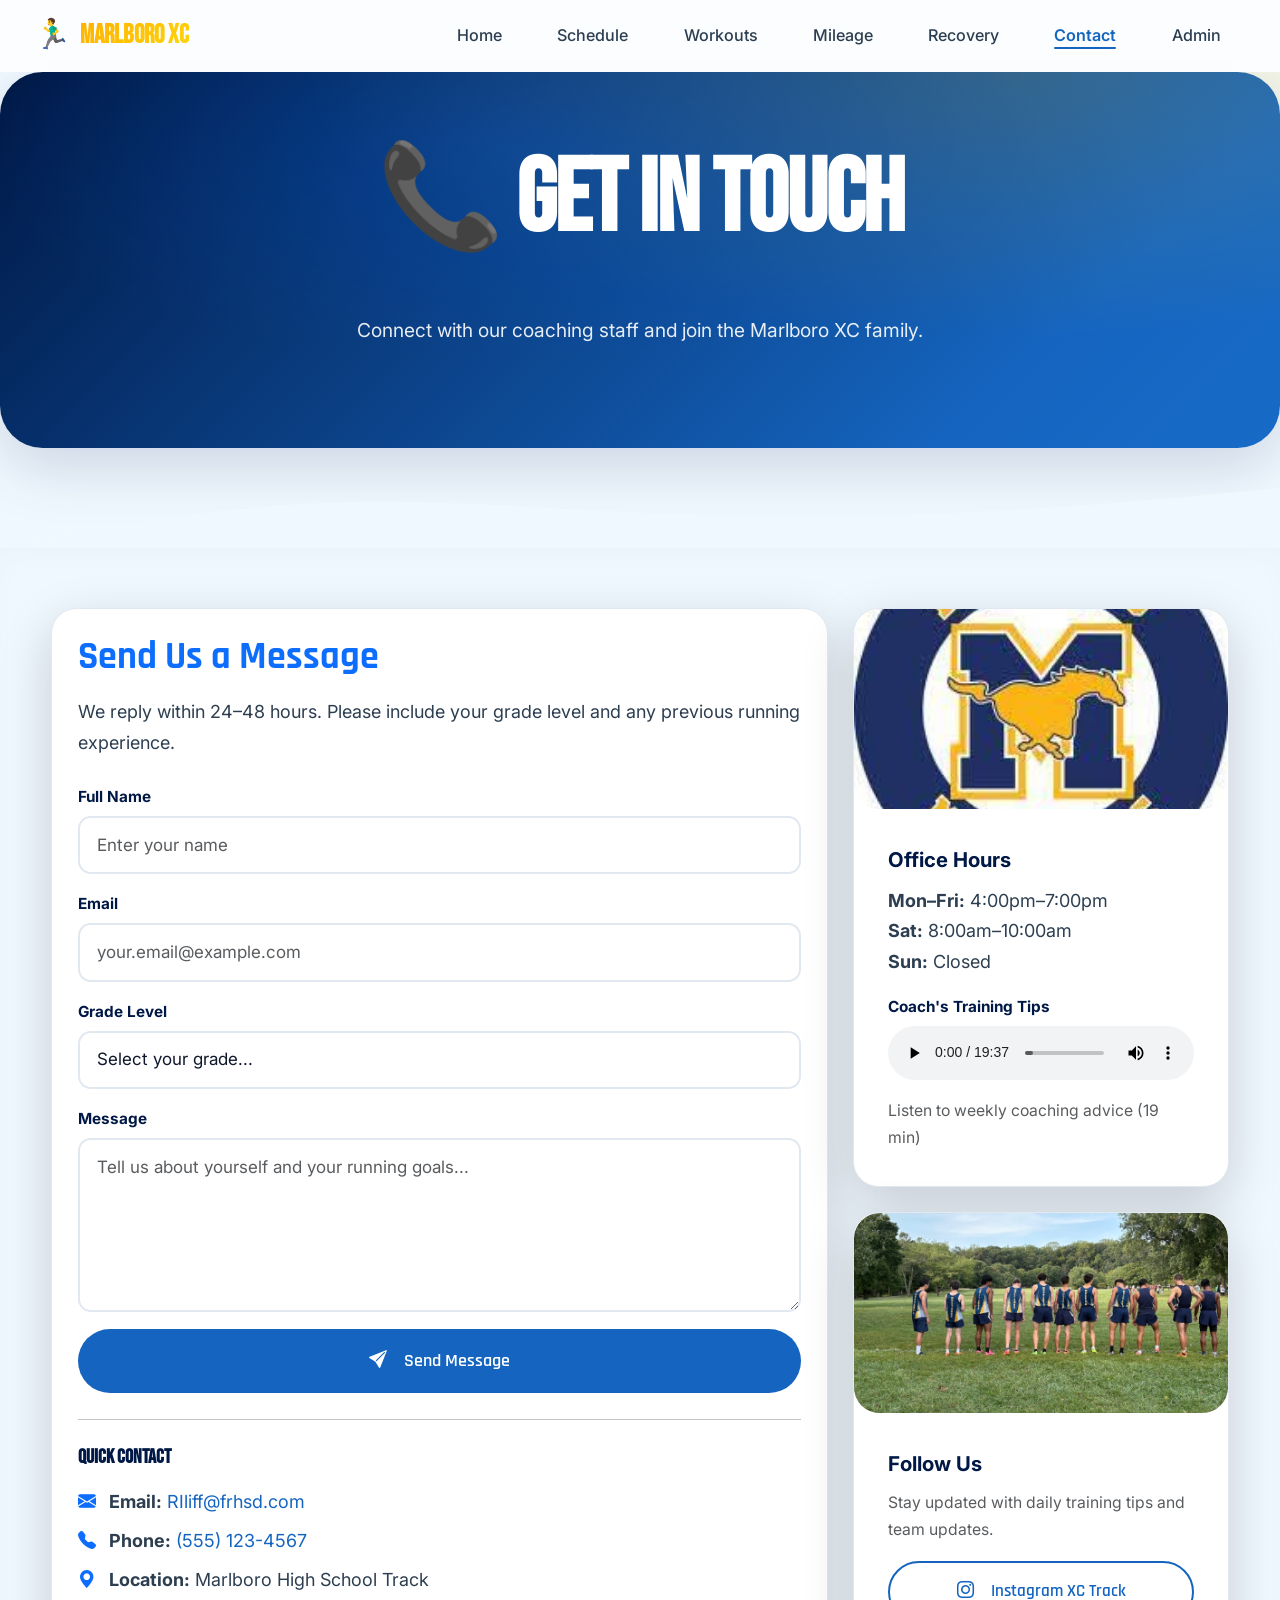
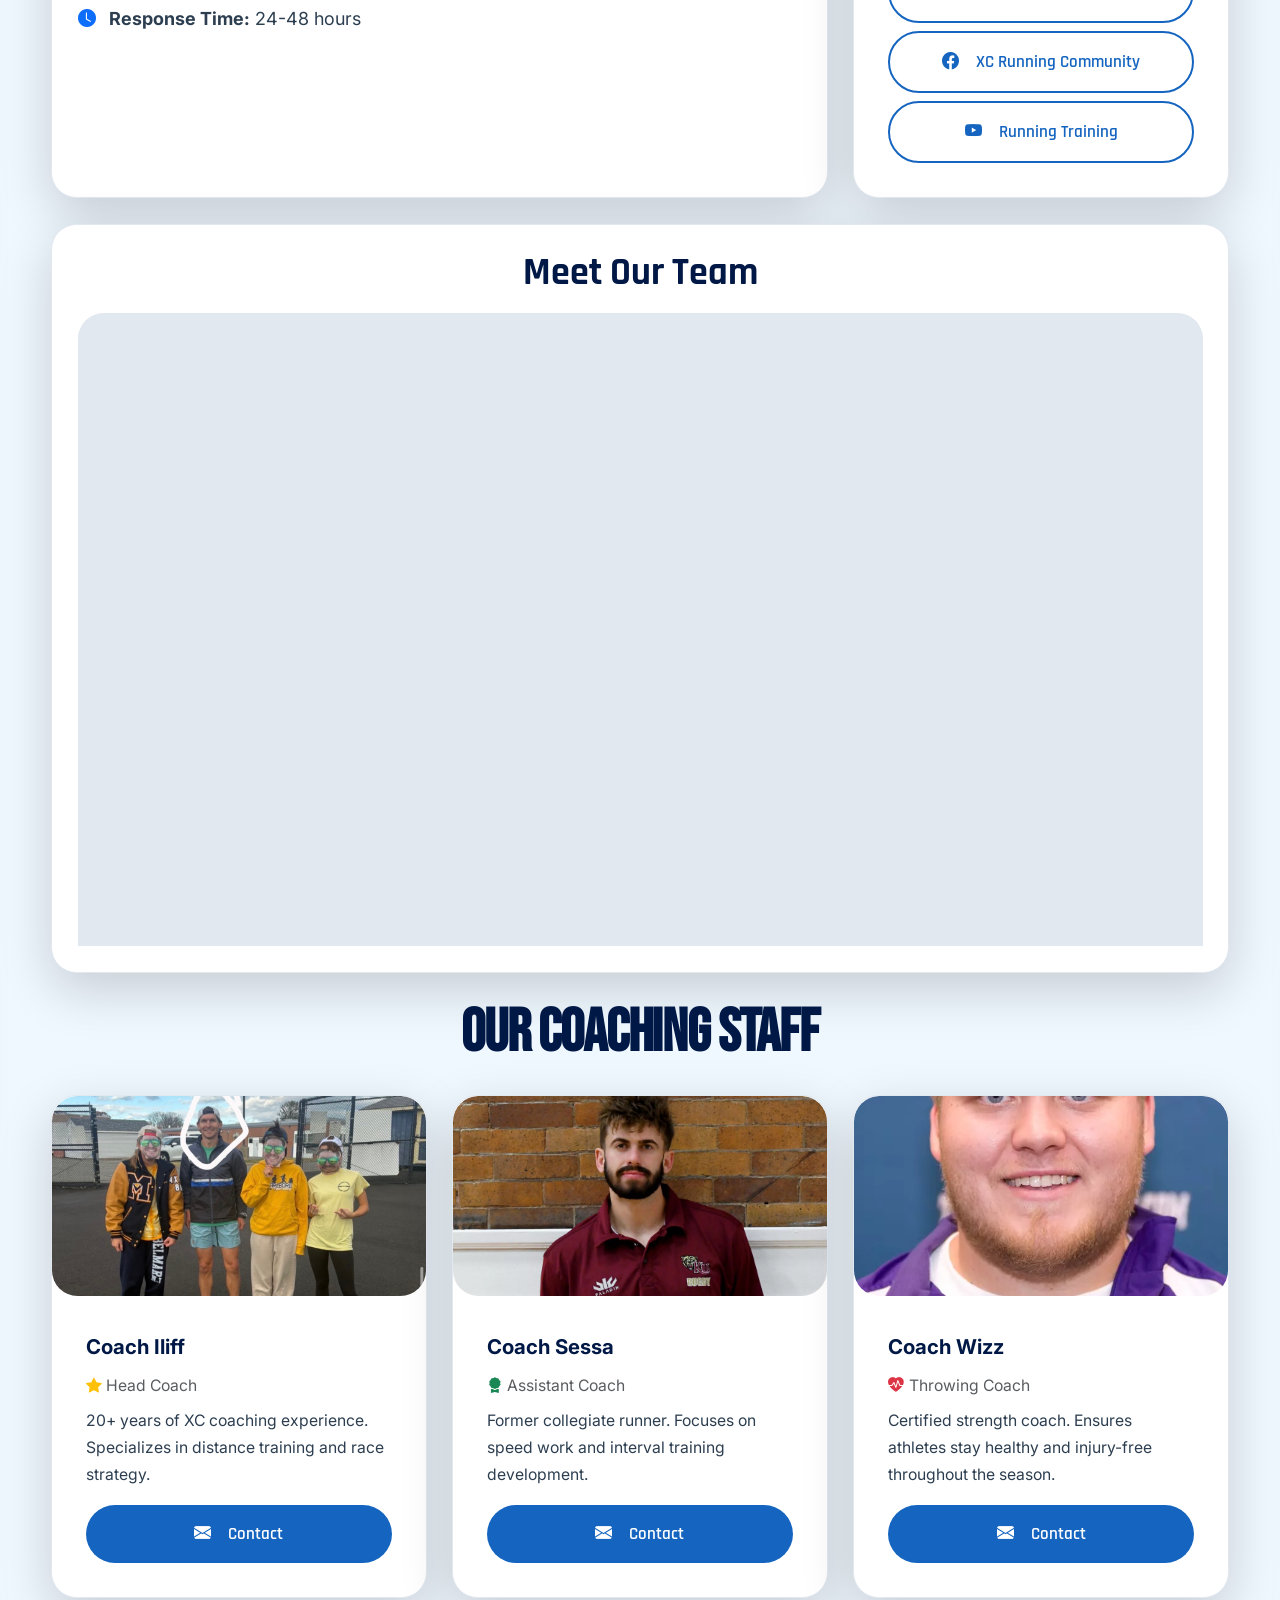
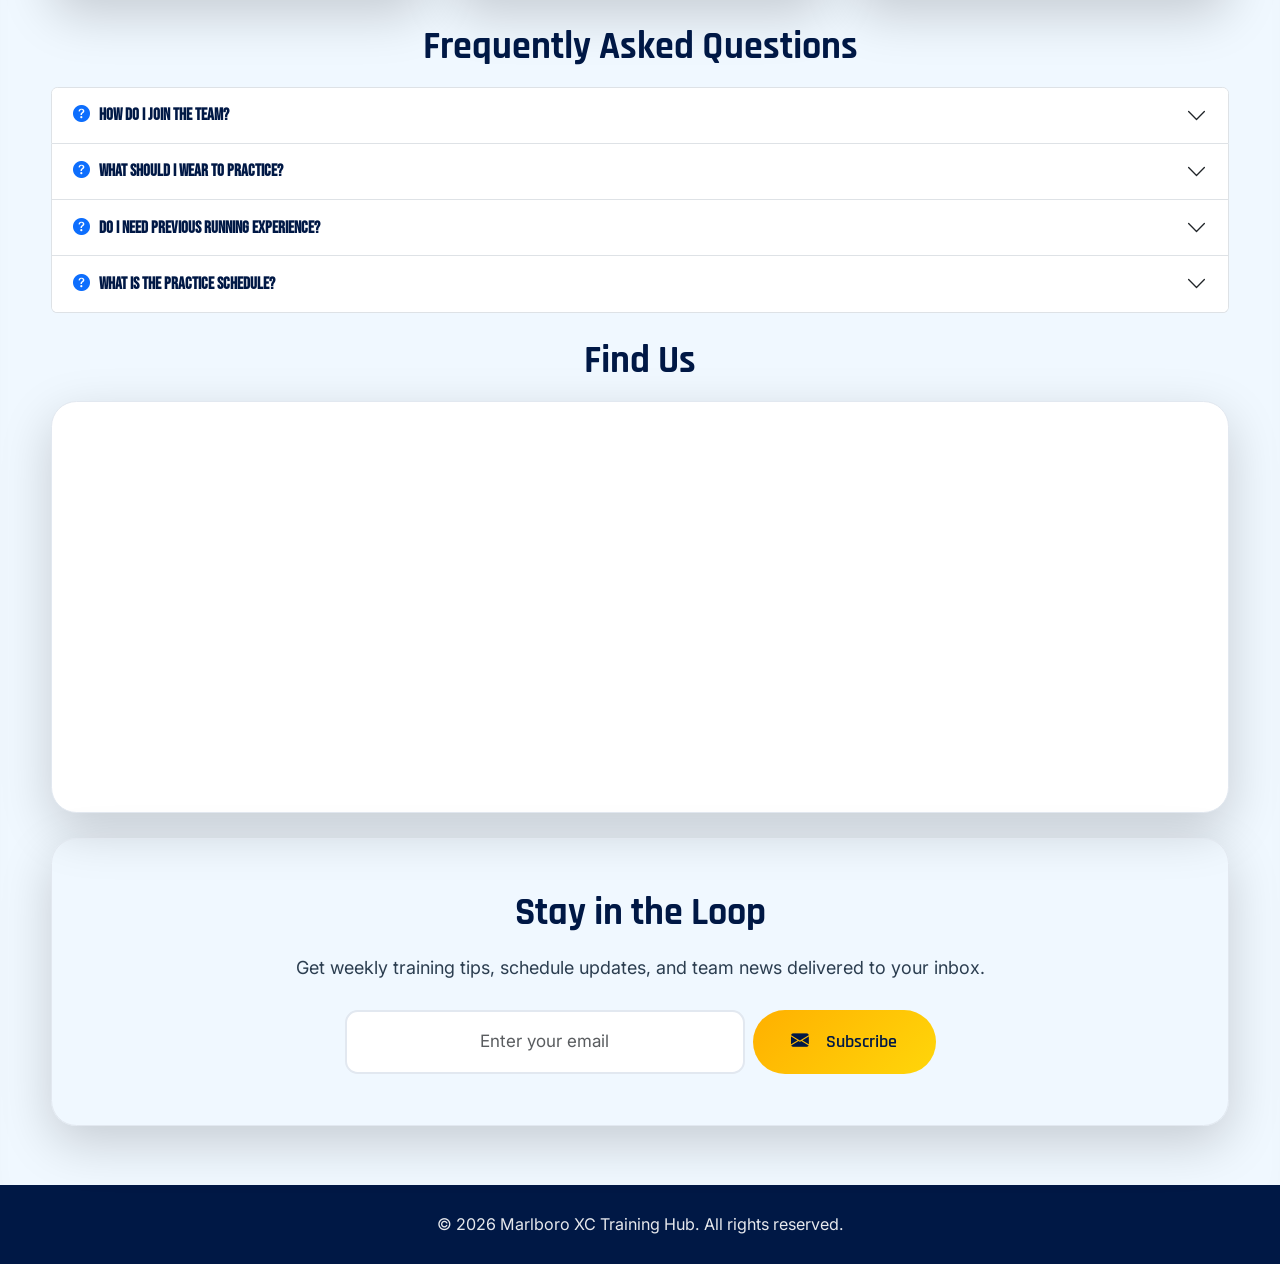
<file: contact.html>
<!DOCTYPE html>
<html lang="en">
<head>
  <meta charset="UTF-8">
  <meta name="viewport" content="width=device-width, initial-scale=1.0">
  <title>Marlboro XC Training Hub - Contact</title>
  <link href="https://cdn.jsdelivr.net/npm/bootstrap@5.3.4/dist/css/bootstrap.min.css" rel="stylesheet">
  <link rel="stylesheet" href="https://cdn.jsdelivr.net/npm/bootstrap-icons@1.10.5/font/bootstrap-icons.css">
  <link rel="stylesheet" href="style.css">
</head>
<body>
  <nav class="advanced-navbar">
    <div class="navbar-container">
      <a class="navbar-logo" href="index.html">
        <span class="logo-icon">🏃‍♂️</span>
        <span class="logo-text">Marlboro XC</span>
      </a>
      <button class="navbar-toggler" id="navToggle">
        <span></span>
        <span></span>
        <span></span>
      </button>
      <ul class="nav-menu" id="navMenu">
        <li class="nav-item"><a class="nav-link" href="index.html">Home</a><span class="nav-indicator"></span></li>
        <li class="nav-item"><a class="nav-link" href="schedule.html">Schedule</a><span class="nav-indicator"></span></li>
        <li class="nav-item"><a class="nav-link" href="workouts.html">Workouts</a><span class="nav-indicator"></span></li>
        <li class="nav-item"><a class="nav-link" href="mileage.html">Mileage</a><span class="nav-indicator"></span></li>
        <li class="nav-item"><a class="nav-link" href="recovery.html">Recovery</a><span class="nav-indicator"></span></li>
        <li class="nav-item"><a class="nav-link" href="contact.html">Contact</a><span class="nav-indicator"></span></li>
        <li class="nav-item"><a class="nav-link" href="admin.html">Admin</a><span class="nav-indicator"></span></li>
      </ul>
      <div class="navbar-glow"></div>
    </div>
  </nav>

  <main>
    <section class="hero-section hero-section--inner">
      <div class="hero-content">
        <h1>📞 Get In Touch</h1>
        <p class="hero__tagline">Connect with our coaching staff and join the Marlboro XC family.</p>
      </div>
    </section>
    <div class="section-divider">
      <svg class="section-divider--wave" xmlns="http://www.w3.org/2000/svg" viewBox="0 0 1440 100" preserveAspectRatio="none">
        <path d="M0 100L60 90C120 80 240 60 360 55C480 50 600 60 720 65C840 70 960 70 1080 65C1200 60 1320 50 1380 45L1440 40V100H1380C1320 100 1200 100 1080 100C960 100 840 100 720 100C600 100 480 100 360 100C240 100 120 100 60 100H0Z"/>
      </svg>
    </div>
    <div class="container page-content">
      <!-- Main Contact Section -->
      <div class="row g-4 mb-4">
        <!-- Contact Form -->
        <div class="col-lg-8">
          <div class="card shadow-lg">
            <div class="card-body p-4">
              <h3 class="text-primary mb-3 fw-bold">Send Us a Message</h3>
              <p class="mb-4">We reply within 24–48 hours. Please include your grade level and any previous running experience.</p>

              <form id="contactForm">
                <div class="mb-3">
                  <label class="form-label fw-bold">Full Name</label>
                  <input type="text" class="form-control" placeholder="Enter your name" required>
                </div>
                
                <div class="mb-3">
                  <label class="form-label fw-bold">Email</label>
                  <input type="email" class="form-control" placeholder="your.email@example.com" required>
                </div>
                
                <div class="mb-3">
                  <label class="form-label fw-bold">Grade Level</label>
                  <select class="form-select" required>
                    <option value="">Select your grade...</option>
                    <option>Freshman</option>
                    <option>Sophomore</option>
                    <option>Junior</option>
                    <option>Senior</option>
                  </select>
                </div>
                
                <div class="mb-3">
                  <label class="form-label fw-bold">Message</label>
                  <textarea class="form-control" rows="5" placeholder="Tell us about yourself and your running goals..." required></textarea>
                </div>
                
                <button type="submit" class="btn btn-primary btn-lg w-100">
                  <i class="bi bi-send-fill me-2"></i>Send Message
                </button>
              </form>

              <hr class="my-4">

              <!-- Quick Contact Info -->
              <div class="contact-methods">
                <h5 class="mb-3 fw-bold">Quick Contact</h5>
                <p class="mb-2">
                  <i class="bi bi-envelope-fill text-primary me-2"></i>
                  <strong>Email:</strong> <a href="mailto:RIliff@frhsd.com">RIliff@frhsd.com</a>
                </p>
                <p class="mb-2">
                  <i class="bi bi-telephone-fill text-primary me-2"></i>
                  <strong>Phone:</strong> <a href="tel:5551234567">(555) 123-4567</a>
                </p>
                <p class="mb-2">
                  <i class="bi bi-geo-alt-fill text-primary me-2"></i>
                  <strong>Location:</strong> Marlboro High School Track
                </p>
                <p class="mb-0">
                  <i class="bi bi-clock-fill text-primary me-2"></i>
                  <strong>Response Time:</strong> 24-48 hours
                </p>
              </div>
            </div>
          </div>
        </div>

        <!-- Sidebar -->
        <div class="col-lg-4">
          <!-- Office Hours Card -->
          <div class="card shadow-lg mb-4 h-auto">
            <img src="imgs/marlboro logo.jpg" class="card-img-top" alt="Office Hours" loading="lazy" style="height: 200px; object-fit: cover;">
            <div class="card-body">
              <h5 class="card-title fw-bold">Office Hours</h5>
              <p class="mb-3">
                <strong>Mon–Fri:</strong> 4:00pm–7:00pm<br>
                <strong>Sat:</strong> 8:00am–10:00am<br>
                <strong>Sun:</strong> Closed
              </p>
              
              <div class="audio-player">
                <label class="form-label fw-bold small">Coach's Training Tips</label>
                <audio controls style="width: 100%;">
                  <source src="audios/GET UP AND GET IT DONE IN 2025 - Powerful Motivational Speech  David Goggins (2).mp3" type="audio/mpeg">
                </audio>
                <small class="text-muted d-block mt-2">Listen to weekly coaching advice (19 min)</small>
              </div>
            </div>
          </div>

          <!-- Social Media Card -->
          <div class="card shadow-lg h-auto">
            <img src="imgs/trackfolderimgs/img-fit.png" class="card-img-top" alt="Follow Us" loading="lazy" style="height: 200px; object-fit: cover;">
            <div class="card-body">
              <h5 class="card-title fw-bold">Follow Us</h5>
              <p class="text-muted small mb-3">Stay updated with daily training tips and team updates.</p>
              <div class="d-flex flex-column gap-2">
                <a class="btn btn-outline-primary" href="https://www.instagram.com/explore/tags/xctrack/" target="_blank">
                  <i class="bi bi-instagram me-2"></i>Instagram XC Track
                </a>
                <a class="btn btn-outline-primary" href="https://www.facebook.com/groups/xctrackrunning/" target="_blank">
                  <i class="bi bi-facebook me-2"></i>XC Running Community
                </a>
                <a class="btn btn-outline-primary" href="https://www.youtube.com/results?search_query=running" target="_blank">
                  <i class="bi bi-youtube me-2"></i>Running Training
                </a>
              </div>
            </div>
          </div>
        </div>
      </div>

      <!-- Video Introduction -->
      <div class="row mb-4">
        <div class="col-12">
          <div class="card shadow-lg">
            <div class="card-body p-4">
              <h3 class="fw-bold mb-3 text-center">Meet Our Team</h3>
              <div class="video-embed">
                <video autoplay muted loop playsinline style="width: 100%; height: 100%; object-fit: cover;">
                  <source src="videos/MeetTheTeam.mp4" type="video/mp4">
                </video>
              </div>
            </div>
          </div>
        </div>
      </div>

      <!-- Coaching Staff Section -->
      <section class="coaches-section mb-4">
        <h2 class="text-center mb-4 fw-bold">Our Coaching Staff</h2>
        <div class="row g-4">
          <div class="col-lg-4 col-md-6">
            <div class="card shadow-lg h-100">
              <img src="imgs/Coach_ILiff.jpeg" class="card-img-top" alt="Head Coach" loading="lazy">
              <div class="card-body">
                <h5 class="card-title fw-bold">Coach Iliff</h5>
                <p class="text-muted small mb-2"><i class="bi bi-star-fill text-warning me-1"></i>Head Coach</p>
                <p class="small mb-3">20+ years of XC coaching experience. Specializes in distance training and race strategy.</p>
                <a href="mailto:RIliff@frhsd.com" class="btn btn-primary w-100">
                  <i class="bi bi-envelope-fill me-2"></i>Contact
                </a>
              </div>
            </div>
          </div>

          <div class="col-lg-4 col-md-6">
            <div class="card shadow-lg h-100">
              <img src="imgs/sesdsa.webp" class="card-img-top" alt="Assistant Coach" loading="lazy">
              <div class="card-body">
                <h5 class="card-title fw-bold">Coach Sessa</h5>
                <p class="text-muted small mb-2"><i class="bi bi-award-fill text-success me-1"></i>Assistant Coach</p>
                <p class="small mb-3">Former collegiate runner. Focuses on speed work and interval training development.</p>
                <a href="mailto:msessa@frhsd.com" class="btn btn-primary w-100">
                  <i class="bi bi-envelope-fill me-2"></i>Contact
                </a>
              </div>
            </div>
          </div>

          <div class="col-lg-4 col-md-6">
            <div class="card shadow-lg h-100">
              <img src="imgs/matt.webp" class="card-img-top" alt="Strength Coach" loading="lazy">
              <div class="card-body">
                <h5 class="card-title fw-bold">Coach Wizz</h5>
                <p class="text-muted small mb-2"><i class="bi bi-heart-pulse-fill text-danger me-1"></i>Throwing Coach</p>
                <p class="small mb-3">Certified strength coach. Ensures athletes stay healthy and injury-free throughout the season.</p>
                <a href="mailto:lee@marlborough-xc.org" class="btn btn-primary w-100">
                  <i class="bi bi-envelope-fill me-2"></i>Contact
                </a>
              </div>
            </div>
          </div>
        </div>
      </section>

      <!-- FAQ Section -->
      <section class="mb-4">
        <h3 class="mb-3 fw-bold text-center">Frequently Asked Questions</h3>
        <div class="accordion" id="faqAccordion">
          <div class="accordion-item">
            <h2 class="accordion-header" id="q1">
              <button class="accordion-button collapsed" type="button" data-bs-toggle="collapse" data-bs-target="#collapse1" aria-expanded="false" aria-controls="collapse1">
                <i class="bi bi-question-circle-fill text-primary me-2"></i>
                How do I join the team?
              </button>
            </h2>
            <div id="collapse1" class="accordion-collapse collapse" aria-labelledby="q1" data-bs-parent="#faqAccordion">
              <div class="accordion-body">
                Fill out the contact form above and our coaching staff will follow up with next steps, including registration information and practice schedules.
              </div>
            </div>
          </div>

          <div class="accordion-item">
            <h2 class="accordion-header" id="q2">
              <button class="accordion-button collapsed" type="button" data-bs-toggle="collapse" data-bs-target="#collapse2" aria-expanded="false" aria-controls="collapse2">
                <i class="bi bi-question-circle-fill text-primary me-2"></i>
                What should I wear to practice?
              </button>
            </h2>
            <div id="collapse2" class="accordion-collapse collapse" aria-labelledby="q2" data-bs-parent="#faqAccordion">
              <div class="accordion-body">
                Wear comfortable running clothes and bring water. We recommend spikes for track sessions during race season. Athletic shoes are required for all practices.
              </div>
            </div>
          </div>

          <div class="accordion-item">
            <h2 class="accordion-header" id="q3">
              <button class="accordion-button collapsed" type="button" data-bs-toggle="collapse" data-bs-target="#collapse3" aria-expanded="false" aria-controls="collapse3">
                <i class="bi bi-question-circle-fill text-primary me-2"></i>
                Do I need previous running experience?
              </button>
            </h2>
            <div id="collapse3" class="accordion-collapse collapse" aria-labelledby="q3" data-bs-parent="#faqAccordion">
              <div class="accordion-body">
                No prior experience is necessary! We welcome athletes of all skill levels and will work with you to develop your running abilities.
              </div>
            </div>
          </div>

          <div class="accordion-item">
            <h2 class="accordion-header" id="q4">
              <button class="accordion-button collapsed" type="button" data-bs-toggle="collapse" data-bs-target="#collapse4" aria-expanded="false" aria-controls="collapse4">
                <i class="bi bi-question-circle-fill text-primary me-2"></i>
                What is the practice schedule?
              </button>
            </h2>
            <div id="collapse4" class="accordion-collapse collapse" aria-labelledby="q4" data-bs-parent="#faqAccordion">
              <div class="accordion-body">
                Practices are Monday through Friday from 4:00pm to 6:00pm, with optional long runs on Saturday mornings at 8:00am. Check our schedule page for detailed weekly plans.
              </div>
            </div>
          </div>
        </div>
      </section>

      <!-- Map Section -->
      <section class="mb-4">
        <h3 class="mb-3 fw-bold text-center">Find Us</h3>
        <div class="card shadow-lg">
          <div class="card-body p-0">
            <div class="map-embed">
              <iframe 
                src="https://maps.google.com/maps?q=Marlboro+High+School,NJ&output=embed" 
                width="100%" 
                height="400" 
                style="border:0; border-radius: 1rem;" 
                allowfullscreen="" 
                loading="lazy">
              </iframe>
            </div>
          </div>
        </div>
      </section>

      <!-- Newsletter Section -->
      <section class="newsletter-section">
        <div class="card shadow-lg" style="background: linear-gradient(135deg, var(--navy-600) 0%, var(--navy-500) 100%);">
          <div class="card-body p-5 text-center">
            <h3 class="mb-3 fw-bold ">Stay in the Loop</h3>
            <p class=" mb-4">Get weekly training tips, schedule updates, and team news delivered to your inbox.</p>
            <form id="newsletterForm" class="d-flex gap-2 justify-content-center flex-wrap">
              <input type="email" class="form-control" placeholder="Enter your email" required style="max-width: 400px;">
              <button class="btn btn-warning btn-lg">
                <i class="bi bi-envelope-fill me-2"></i>Subscribe
              </button>
            </form>
          </div>
        </div>
      </section>
    </div>
  </main>

  <footer class="site-footer text-center py-4">
    <div class="container">
      <p class="mb-0">&copy; 2026 Marlboro XC Training Hub. All rights reserved.</p>
    </div>
  </footer>

  <script>
    // Contact Form Handler
    document.getElementById('contactForm').addEventListener('submit', function(e) {
      e.preventDefault();
      alert('Message sent successfully! We will reply within 48 hours.');
      e.target.reset();
    });

    // Newsletter Form Handler
    document.getElementById('newsletterForm').addEventListener('submit', function(e) {
      e.preventDefault();
      alert('Subscribed successfully! Check your inbox for confirmation.');
      e.target.reset();
    });
  </script>
  <script src="https://cdn.jsdelivr.net/npm/bootstrap@5.3.4/dist/js/bootstrap.bundle.min.js"></script>
  <script src="navbar.js"></script>
  <script src="main.js"></script>
</body>
</html>
</file>
<file: style.css>
/* ========================================
   MARLBORO XC TRAINING HUB — COMPLETE TRANSFORMATION
   Athletic palette: Navy + Gold | Bebas/Oswald + Inter + Rajdhani
   Bootstrap grid only | Custom everything else
   ======================================== */

/* ---------- GOOGLE FONTS (Display, Body, Accent) ---------- */
@import url('https://fonts.googleapis.com/css2?family=Bebas+Neue&family=Oswald:wght@600;700&family=Inter:wght@400;500;600;700&family=Rajdhani:wght@600;700&display=swap');

/* ---------- CSS CUSTOM PROPERTIES — REFINED ATHLETIC PALETTE ---------- */
:root {
  /* Primary: Navy (backgrounds, depth, actions) */
  --navy-dark: #001845;
  --navy-main: #1565c0;
  --navy-light: #1e88e5;
  /* Gold (CTAs, energy, highlights) */
  --gold-bright: #FFD60A;
  --gold-rich: #FFC300;
  --gold-deep: #FFB000;
  /* Extended */
  --white: #ffffff;
  --cream: #f0f8ff;
  --sky-blue: #e3f2fd;
  --warm-gray: #f5f5f5;
  --charcoal: #2c3e50;
  --success-green: #10b981;
  --warning-orange: #f59e0b;

  /* Aliases for components */
  --blue-primary: var(--navy-main);
  --blue-dark: var(--navy-dark);
  --blue-medium: var(--navy-main);
  --blue-light: var(--navy-light);
  --blue-pale: var(--sky-blue);
  --gold-primary: var(--gold-deep);
  --gold-light: var(--gold-rich);
  --gold-lighter: var(--gold-bright);
  --gray-50: var(--warm-gray);
  --gray-100: #eeeeee;
  --gray-200: #e2e8f0;
  --gray-300: #cbd5e1;
  --gray-500: #64748b;
  --gray-700: var(--charcoal);
  --gray-900: #0f172a;

  /* Gradients (use everywhere) */
  --gradient-primary: linear-gradient(135deg, #1565c0 0%, #1e88e5 100%);
  --gradient-navy-gold: linear-gradient(135deg, #001845 0%, #1565c0 50%, #FFD60A 100%);
  --gradient-diagonal: linear-gradient(45deg, #1565c0 0%, #FFD60A 100%);
  --gradient-radial: radial-gradient(circle at top right, #1e88e5, #001845);
  --gradient-mesh: radial-gradient(at 40% 20%, hsla(215, 100%, 50%, 0.2) 0%, transparent 50%),
    radial-gradient(at 80% 0%, hsla(48, 100%, 52%, 0.15) 0%, transparent 50%);
  --gradient-hero: linear-gradient(135deg, #001845 0%, #1565c0 40%, #1e88e5 100%);
  --gradient-hero-mesh: var(--gradient-mesh);
  --gradient-gold: linear-gradient(135deg, #FFB000 0%, #FFD60A 100%);
  --gradient-card: linear-gradient(180deg, #ffffff 0%, #f8fafc 100%);

  /* Spacing system */
  --space-1: 0.25rem;
  --space-2: 0.5rem;
  --space-3: 0.75rem;
  --space-4: 1rem;
  --space-5: 1.5rem;
  --space-6: 2rem;
  --space-8: 3rem;
  --space-10: 4rem;
  --space-12: 6rem;
  --space-16: 8rem;
  --space-xs: var(--space-1);
  --space-sm: var(--space-2);
  --space-md: var(--space-4);
  --space-lg: var(--space-5);
  --space-xl: var(--space-6);
  --space-2xl: var(--space-8);
  --space-3xl: var(--space-10);
  --section-gap: clamp(5rem, 10vw, 7.5rem);

  /* Animation system */
  --transition-fast: 150ms cubic-bezier(0.4, 0, 0.2, 1);
  --transition-base: 250ms cubic-bezier(0.4, 0, 0.2, 1);
  --transition-slow: 350ms cubic-bezier(0.4, 0, 0.2, 1);
  --transition-bounce: 600ms cubic-bezier(0.34, 1.56, 0.64, 1);
  --ease-out: cubic-bezier(0.33, 1, 0.68, 1);
  --ease-spring: cubic-bezier(0.34, 1.56, 0.64, 1);
  --duration-fast: 150ms;
  --duration-base: 250ms;
  --duration-slow: 350ms;

  /* Shadows */
  --shadow-sm: 0 2px 8px rgba(0, 24, 69, 0.08);
  --shadow-md: 0 8px 24px rgba(0, 24, 69, 0.12);
  --shadow-lg: 0 20px 40px rgba(0, 24, 69, 0.16);
  --shadow-glow-gold: 0 0 30px rgba(255, 214, 10, 0.3);

  /* Border radius */
  --radius-sm: 0.5rem;
  --radius-md: 0.75rem;
  --radius-lg: 1rem;
  --radius-xl: 1.25rem;
  --radius-2xl: 1.5rem;
  --radius-full: 9999px;

  /* Navbar */
  --nav-height: 4.25rem;
  --nav-height-scrolled: 3.5rem;

  /* Typography */
  --font-display: 'Bebas Neue', 'Oswald', sans-serif;
  --font-body: 'Inter', -apple-system, sans-serif;
  --font-accent: 'Rajdhani', sans-serif;
}

/* ---------- DARK MODE (optional) ---------- */
[data-theme="dark"] {
  --navy-dark: #0a0e27;
  --cream: #1a1f3a;
  --charcoal: #e2e8f0;
  --gray-900: #ffffff;
}

/* ---------- BOOTSTRAP OVERRIDES (Grid only – reset components) ---------- */
/* Keep Bootstrap's .container, .row, .col-* for layout; override everything else */
.btn, .form-control, .form-select, .form-label,
.card, .card-body, .card-title, .card-text,
.alert, .badge, .navbar, .nav-link, .dropdown {
  all: unset;
  box-sizing: border-box;
}
.btn { display: inline-flex; align-items: center; justify-content: center; cursor: pointer; }
.form-control, .form-select { display: block; width: 100%; box-sizing: border-box; }
.card { display: flex; flex-direction: column; box-sizing: border-box; }
.navbar { display: block; box-sizing: border-box; }
.nav-link { display: block; box-sizing: border-box; }

/* Re-enable Bootstrap grid */
.container { box-sizing: border-box; }
.row { box-sizing: border-box; display: flex; flex-wrap: wrap; }
[class*="col-"] { box-sizing: border-box; }

/* ---------- BASE ---------- */
*, *::before, *::after { margin: 0; padding: 0; box-sizing: border-box; }

html {
  scroll-behavior: smooth;
  font-size: clamp(15px, 1.6vw, 17px);
  -webkit-font-smoothing: antialiased;
  -moz-osx-font-smoothing: grayscale;
}

body {
  font-family: var(--font-body);
  font-size: 18px;
  line-height: 1.7;
  background: var(--cream);
  color: var(--gray-900);
  min-height: 100vh;
  display: flex;
  flex-direction: column;
  overflow-x: hidden;
}

img {
  max-width: 100%;
  height: auto;
  display: block;
  object-fit: cover;
}

a { color: var(--blue-primary); text-decoration: none; transition: color var(--duration-fast) var(--ease-out); }
a:hover { color: var(--blue-medium); }

/* ---------- TYPOGRAPHY (Display + Body + Accent) ---------- */
h1, h2, h3, h4, h5, h6 {
  font-family: var(--font-display);
  font-weight: 700;
  line-height: 1.2;
  color: var(--navy-dark);
  margin-bottom: 0.5em;
}

h1 { font-size: clamp(3rem, 8vw, 6rem); letter-spacing: -0.02em; font-weight: 700; }
h2 { font-size: clamp(2rem, 5vw, 3.5rem); letter-spacing: -0.02em; }
h3 { font-family: var(--font-accent); font-size: clamp(1.5rem, 3vw, 2.5rem); font-weight: 600; }
h4 { font-size: 1.35rem; }
h5 { font-size: 1.2rem; }
h6 { font-size: 1.05rem; }

p { margin-bottom: 1em; color: var(--charcoal); }

/* ---------- LAYOUT ---------- */
main { flex: 1; width: 100%; padding-top: var(--nav-height); }

.container {
  width: 100%;
  max-width: 1280px;
  margin: 0 auto;
  padding: 0 clamp(var(--space-lg), 4vw, var(--space-2xl));
}

/* ---------- PRELOADER ---------- */
.preloader {
  position: fixed;
  inset: 0;
  z-index: 9999;
  background: var(--gradient-hero);
  display: flex;
  align-items: center;
  justify-content: center;
  transition: opacity var(--duration-slow) var(--ease-out), visibility var(--duration-slow);
}

.preloader.hidden {
  opacity: 0;
  visibility: hidden;
  pointer-events: none;
}

.preloader__content {
  text-align: center;
  color: var(--white);
}

.preloader__logo {
  font-family: var(--font-display);
  font-size: clamp(1.75rem, 4vw, 2.5rem);
  font-weight: 700;
  margin-bottom: var(--space-md);
  background: var(--gradient-gold);
  -webkit-background-clip: text;
  -webkit-text-fill-color: transparent;
  background-clip: text;
}

.preloader__spinner {
  width: 48px;
  height: 48px;
  margin: 0 auto var(--space-md);
  border: 3px solid rgba(255, 255, 255, 0.2);
  border-top-color: var(--gold-light);
  border-radius: 50%;
  animation: preloader-spin 0.8s linear infinite;
}

@keyframes preloader-spin {
  to { transform: rotate(360deg); }
}

/* ---------- NAVBAR (Glassmorphism, scroll transition, hover effects) ---------- */
.advanced-navbar {
  position: fixed;
  top: 0;
  left: 0;
  right: 0;
  z-index: 1000;
  height: var(--nav-height);
  background: rgba(255, 255, 255, 0.75);
  backdrop-filter: blur(20px);
  -webkit-backdrop-filter: blur(20px);
  border-bottom: 1px solid transparent;
  transition: height var(--duration-base) var(--ease-out),
    background var(--duration-base) var(--ease-out),
    border-color var(--duration-base) var(--ease-out),
    box-shadow var(--duration-base) var(--ease-out);
}

.advanced-navbar.navbar-scrolled {
  height: var(--nav-height-scrolled);
  background: rgba(255, 255, 255, 0.95);
  border-bottom-color: var(--gray-200);
  box-shadow: var(--shadow-md);
}

.navbar-container {
  max-width: 1280px;
  margin: 0 auto;
  padding: 0 clamp(var(--space-md), 4vw, var(--space-xl));
  height: 100%;
  display: flex;
  align-items: center;
  justify-content: space-between;
}

.navbar-logo {
  display: inline-flex;
  align-items: center;
  gap: var(--space-sm);
  font-family: var(--font-display);
  font-weight: 700;
  font-size: 1.5rem;
  color: var(--navy-dark);
  text-decoration: none;
  transition: transform var(--duration-base) var(--ease-spring);
}

.navbar-logo:hover {
  transform: scale(1.05);
  color: var(--navy-dark);
}

.navbar-logo .logo-icon {
  font-size: 1.75rem;
  transition: transform var(--duration-base) var(--ease-spring);
}

.navbar-logo:hover .logo-icon {
  transform: rotate(-10deg) scale(1.1);
}

.logo-text {
  background: var(--gradient-gold);
  -webkit-background-clip: text;
  -webkit-text-fill-color: transparent;
  background-clip: text;
}

.navbar-toggler {
  display: none;
  flex-direction: column;
  justify-content: center;
  gap: 5px;
  width: 44px;
  height: 44px;
  padding: 10px;
  background: none;
  border: none;
  cursor: pointer;
  border-radius: var(--radius-md);
  transition: background var(--duration-fast);
}

.navbar-toggler:hover { background: var(--gray-100); }

.navbar-toggler span {
  display: block;
  width: 22px;
  height: 2.5px;
  background: var(--navy-dark);
  border-radius: var(--radius-full);
  transition: transform var(--duration-base) var(--ease-out), opacity var(--duration-fast);
}

.navbar-toggler.active span:nth-child(1) {
  transform: rotate(45deg) translate(5px, 5px);
}

.navbar-toggler.active span:nth-child(2) { opacity: 0; }

.navbar-toggler.active span:nth-child(3) {
  transform: rotate(-45deg) translate(5px, -5px);
}

.nav-menu {
  display: flex;
  list-style: none;
  gap: var(--space-xs);
  margin: 0;
  padding: 0;
}

.nav-item {
  position: relative;
}

.nav-link {
  display: block;
  padding: var(--space-sm) var(--space-lg);
  color: var(--gray-700);
  font-weight: 500;
  font-size: 0.95rem;
  border-radius: var(--radius-lg);
  text-decoration: none;
  transition: color var(--duration-fast);
  position: relative;
}

/* Underline animation on hover */
.nav-link::after {
  content: '';
  position: absolute;
  left: var(--space-lg);
  right: var(--space-lg);
  bottom: var(--space-sm);
  height: 2px;
  background: var(--gradient-gold);
  transform: scaleX(0);
  transform-origin: right;
  border-radius: var(--radius-full);
  transition: transform var(--duration-base) var(--ease-out);
}

.nav-link:hover { color: var(--navy-main); }

.nav-link:hover::after { transform: scaleX(1); transform-origin: left; }

.nav-link.active {
  color: var(--navy-main);
  font-weight: 600;
}

.nav-link.active::after {
  transform: scaleX(1);
  background: var(--navy-main);
}

.nav-indicator, .navbar-glow { display: none; }

/* ---------- SCROLL PROGRESS BAR ---------- */
.scroll-progress {
  position: fixed;
  top: 0;
  left: 0;
  right: 0;
  height: 3px;
  z-index: 1001;
  background: rgba(255, 255, 255, 0.2);
  transform-origin: left;
}

.scroll-progress__bar {
  height: 100%;
  width: 0%;
  background: var(--gradient-gold);
  transition: width 50ms linear;
}

/* ---------- HERO (Full-viewport, split 60/40, animated gradient) ---------- */
.hero-section {
  position: relative;
  min-height: 100vh;
  display: flex;
  align-items: center;
  padding: var(--space-3xl) 0;
  margin-top: calc(-1 * var(--nav-height));
  padding-top: calc(var(--nav-height) + var(--space-3xl));
  background: var(--gradient-hero);
  background-size: 200% 200%;
  animation: gradientShift 20s ease infinite;
  overflow: visible;
  padding-bottom: 0;
}

@keyframes gradientShift {
  0%, 100% { background-position: 0% 50%; }
  50% { background-position: 100% 50%; }
}

.hero-section::before {
  content: '';
  position: absolute;
  inset: 0;
  background: var(--gradient-hero-mesh);
  pointer-events: none;
}

.hero-section::after {
  content: '';
  position: absolute;
  bottom: -1px;
  left: 0;
  right: 0;
  height: 0;
  background: none;
  pointer-events: none;
}

/* Split hero: 60% content left, 40% visual right */
.hero-section.hero--split {
  padding-left: 0;
  padding-right: 0;
}

.hero-section .container-fluid {
  max-width: 1400px;
  margin: 0 auto;
  padding: 0 clamp(var(--space-4), 5vw, var(--space-10));
  width: 100%;
  display: flex;
  align-items: center;
  gap: var(--space-8);
}

.hero__content-wrap {
  flex: 0 1 58%;
  position: relative;
  z-index: 2;
  text-align: left;
}

.hero__visual-wrap {
  flex: 0 1 42%;
  position: relative;
  z-index: 2;
  display: flex;
  align-items: center;
  justify-content: flex-end;
}

.hero__visual {
  position: relative;
  width: 100%;
  max-width: 420px;
  aspect-ratio: 4/5;
  border-radius: var(--radius-2xl);
  overflow: hidden;
  /* Keep the bottom-left area intact for floating stats; cut top-right instead */
  clip-path: polygon(0 0, 80% 0, 100% 12%, 100% 100%, 0 100%);
  box-shadow: var(--shadow-xl);
}

.hero__visual img {
  width: 100%;
  height: 100%;
  object-fit: cover;
}

.hero__stats-float {
  position: absolute;
  bottom: var(--space-4);
  left: var(--space-4);
  right: var(--space-4);
  display: flex;
  gap: var(--space-3);
  flex-wrap: wrap;
}

.hero__stat-card {
  background: rgba(255, 255, 255, 0.95);
  backdrop-filter: blur(10px);
  padding: var(--space-3) var(--space-4);
  border-radius: var(--radius-lg);
  box-shadow: var(--shadow-md);
  font-family: var(--font-accent);
  font-weight: 700;
  font-size: 1.1rem;
  color: var(--navy-dark);
}

.hero__stat-card span {
  display: block;
  font-size: 1.5rem;
  color: var(--gold-bright);
}

/* Inner pages: full-bleed hero, rounded bottom, then wave — fluid, not blocky */
.hero-section.hero-section--inner {
  min-height: 0;
  margin-top: 0;
  padding-top: clamp(2.5rem, 6vw, 4rem);
  padding-bottom: clamp(2.5rem, 6vw, 4rem);
  padding-left: clamp(1.5rem, 5vw, 3rem);
  padding-right: clamp(1.5rem, 5vw, 3rem);
  margin-left: 0;
  margin-right: 0;
  width: 100%;
  border-radius: 2.5rem 2.5rem 2.5rem 2.5rem;
  animation: none;
  box-shadow: 0 20px 60px rgba(0, 24, 69, 0.15);
}

.hero-section--inner .hero-content {
  max-width: 42rem;
  margin: 0 auto;
  text-align: center;
}

.hero-section--inner::after { display: none; }

/* Page content below wave — fluid, generous spacing, soft depth */
.page-content {
  padding-top: clamp(2rem, 5vw, 3.5rem);
  padding-bottom: clamp(2rem, 5vw, 3.5rem);
  background: var(--cream);
  position: relative;
  box-shadow: inset 0 12px 32px -12px rgba(0, 24, 69, 0.04);
}

.hero-content {
  position: relative;
  z-index: 2;
  text-align: left;
  max-width: 36rem;
}

.hero--split .hero-content { max-width: none; }

.hero-content h1 {
  color: var(--white);
  margin-bottom: 0.5em;
  opacity: 0;
  animation: heroFadeIn 0.8s var(--ease-out) 0.2s forwards;
}

.hero-content .hero__tagline {
  color: rgba(255, 255, 255, 0.9);
  font-size: clamp(1rem, 1.5vw, 1.2rem);
  margin-bottom: var(--space-xl);
  opacity: 0;
  animation: heroFadeIn 0.8s var(--ease-out) 0.5s forwards;
}

.hero-content .btn {
  opacity: 0;
  animation: heroFadeIn 0.8s var(--ease-out) 0.8s forwards;
}

.hero__btns {
  display: flex;
  flex-wrap: wrap;
  gap: var(--space-3);
  margin-top: var(--space-5);
}

@keyframes heroFadeIn {
  from { opacity: 0; transform: translateY(20px); }
  to { opacity: 1; transform: translateY(0); }
}

.hero__headline.typewriter::after {
  content: '|';
  animation: blink 1s step-end infinite;
  color: var(--gold-bright);
}

@keyframes blink {
  50% { opacity: 0; }
}

/* Scroll indicator */
.hero__scroll {
  position: absolute;
  bottom: var(--space-2xl);
  left: 50%;
  transform: translateX(-50%);
  z-index: 2;
  display: flex;
  flex-direction: column;
  align-items: center;
  gap: var(--space-sm);
  color: rgba(255, 255, 255, 0.8);
  font-size: 0.8rem;
  text-transform: uppercase;
  letter-spacing: 0.1em;
}

.hero--split .hero__scroll { left: clamp(var(--space-4), 5vw, var(--space-10)); transform: none; }

.hero__scroll-arrow {
  width: 28px;
  height: 28px;
  border-right: 2px solid currentColor;
  border-bottom: 2px solid currentColor;
  transform: rotate(45deg);
  animation: bounce 2s ease-in-out infinite;
}

@keyframes bounce {
  0%, 100% { transform: rotate(45deg) translateY(0); }
  50% { transform: rotate(45deg) translateY(8px); }
}

/* ---------- SECTION DIVIDERS (Curves / waves) ---------- */
.section-divider {
  position: relative;
  width: 100%;
  line-height: 0;
  overflow: hidden;
  margin: 0;
  padding: 0;
  display: block;
}

.section-divider svg {
  width: 100%;
  height: 100px;
  display: block;
  vertical-align: bottom;
}

.section-divider--wave {
  fill: var(--cream);
}

.section-divider--wave path {
  fill: inherit;
}

.section-divider--wave-blue {
  fill: var(--sky-blue);
}

/* ---------- BUTTONS ---------- */
.btn {
  display: inline-flex;
  align-items: center;
  justify-content: center;
  gap: var(--space-sm);
  padding: 0.85rem 1.75rem;
  font-family: var(--font-accent);
  font-weight: 600;
  font-size: 1rem;
  border: none;
  border-radius: var(--radius-full);
  cursor: pointer;
  text-decoration: none;
  white-space: nowrap;
  transition: transform var(--transition-base), box-shadow var(--transition-base), background var(--transition-base);
}

.btn:hover {
  transform: translateY(-3px);
  box-shadow: var(--shadow-lg);
}

.btn-primary {
  background: var(--navy-main);
  color: var(--white);
}

.btn-primary:hover {
  background: var(--navy-light);
  box-shadow: 0 8px 24px rgba(21, 101, 192, 0.4);
}

.btn-success {
  background: linear-gradient(135deg, #059669, #10b981);
  color: var(--white);
}

.btn-success:hover { color: var(--white); }

.btn-warning {
  background: var(--gradient-gold);
  color: var(--blue-dark);
}

.btn-warning:hover { color: var(--blue-dark); }

.btn-light {
  background: var(--white);
  color: var(--navy-main);
  font-weight: 700;
}

.btn-light:hover {
  background: var(--gold-bright);
  color: var(--navy-dark);
  box-shadow: var(--shadow-glow-gold);
}

.btn-outline-primary {
  background: transparent;
  color: var(--navy-main);
  border: 2px solid var(--navy-main);
}

.btn-outline-primary:hover {
  background: var(--navy-main);
  color: var(--white);
}

.btn-sm { padding: 0.5rem 1.1rem; font-size: 0.9rem; }
.btn-lg { padding: 1rem 2.25rem; font-size: 1.05rem; }

/* ---------- CARDS (Depth, hover lift, fluid corners) ---------- */
.card {
  background: var(--white);
  border-radius: var(--radius-2xl);
  overflow: hidden;
  border: 1px solid var(--gray-200);
  box-shadow: var(--shadow-sm);
  transition: transform var(--duration-base) var(--ease-out),
    box-shadow var(--duration-base) var(--ease-out);
  height: 100%;
  display: flex;
  flex-direction: column;
}

.card .video-embed:first-child {
  border-radius: var(--radius-2xl) var(--radius-2xl) 0 0;
}

.card:hover {
  transform: translateY(-8px) scale(1.02);
  box-shadow: var(--shadow-lg);
}

.card .video-embed,
.card .card-img-top { flex-shrink: 0; }

.card-body {
  padding: clamp(var(--space-lg), 3vw, var(--space-xl));
  flex-grow: 1;
  display: flex;
  flex-direction: column;
}

.card-title {
  font-size: 1.2rem;
  font-weight: 700;
  color: var(--navy-dark);
  margin-bottom: 0.4em;
}

.card-text {
  color: var(--gray-700);
  margin-bottom: 1rem;
  flex-grow: 1;
  font-size: 0.95rem;
}

.card-announce { border: none; }

/* ---------- GRIDS ---------- */
.cards-grid {
  display: grid;
  grid-template-columns: repeat(auto-fill, minmax(min(100%, 300px), 1fr));
  gap: clamp(var(--space-xl), 4vw, var(--space-2xl));
}

/* ---------- SECTIONS ---------- */
.announcements-section,
.featured-section,
.stats-section {
  padding: var(--section-gap) 0;
}

.announcements-section {
  background: var(--cream);
}

.featured-section {
  background: var(--blue-pale);
}

.stats-section {
  background: var(--cream);
}

/* ---------- STAT CARDS ---------- */
.stat-card {
  background: var(--white);
  border: 1px solid var(--gray-200);
  border-radius: var(--radius-2xl);
  padding: clamp(var(--space-xl), 3vw, var(--space-2xl));
  text-align: center;
  transition: transform var(--duration-base) var(--ease-out),
    box-shadow var(--duration-base) var(--ease-out);
}

.stat-card:hover {
  transform: translateY(-6px);
  box-shadow: var(--shadow-lg);
}

.stat-number {
  font-family: var(--font-display);
  font-size: clamp(2rem, 4vw, 3rem);
  font-weight: 700;
  color: var(--navy-main);
  margin-bottom: 0.25rem;
}

.stat-label {
  color: var(--gray-500);
  font-weight: 600;
  font-size: 0.9rem;
}

/* ---------- VIDEO EMBED (fluid rounding) ---------- */
.video-embed {
  position: relative;
  width: 100%;
  aspect-ratio: 16 / 9;
  overflow: hidden;
  border-radius: var(--radius-2xl);
  background: var(--gray-200);
}

.video-embed video,
.video-embed iframe {
  position: absolute;
  top: 0;
  left: 0;
  width: 100%;
  height: 100%;
  object-fit: cover;
  border: 0;
}

.video-embed img {
  width: 100%;
  height: 100%;
  object-fit: cover;
}

.card .video-embed { border-radius: var(--radius-2xl) var(--radius-2xl) 0 0; }

.card-img-top {
  width: 100%;
  height: 200px;
  object-fit: cover;
  border-radius: var(--radius-2xl) var(--radius-2xl) 0 0;
}

/* Fluid: generous rounding on all images site-wide */
.img-fluid,
.card img,
.video-embed img,
.hero__visual img {
  border-radius: var(--radius-2xl);
}

.img-fluid {
  max-width: 100%;
  height: auto;
  display: block;
  overflow: hidden;
}

/* ---------- SCROLL REVEAL ---------- */
.reveal {
  opacity: 0;
  transform: translateY(28px);
  transition: opacity 0.6s var(--ease-out), transform 0.6s var(--ease-out);
}

.reveal.revealed {
  opacity: 1;
  transform: translateY(0);
}

/* ---------- BACK TO TOP ---------- */
.back-to-top {
  position: fixed;
  bottom: var(--space-xl);
  right: var(--space-xl);
  z-index: 900;
  width: 48px;
  height: 48px;
  border-radius: 50%;
  background: var(--navy-main);
  color: var(--white);
  border: none;
  cursor: pointer;
  display: flex;
  align-items: center;
  justify-content: center;
  box-shadow: var(--shadow-md);
  opacity: 0;
  visibility: hidden;
  transform: translateY(10px);
  transition: opacity var(--duration-base), visibility var(--duration-base), transform var(--duration-base), background var(--duration-fast);
}

.back-to-top.visible {
  opacity: 1;
  visibility: visible;
  transform: translateY(0);
}

.back-to-top:hover {
  background: var(--navy-light);
  transform: translateY(-3px);
  box-shadow: var(--shadow-lg);
}

/* ---------- MILEAGE PAGE (fluid cards) ---------- */
.form-card {
  background: var(--white);
  border-radius: var(--radius-2xl);
  padding: clamp(var(--space-xl), 3vw, var(--space-2xl));
  box-shadow: var(--shadow-sm);
  border: 1px solid var(--gray-200);
  transition: box-shadow var(--transition-base);
}

.form-card:hover {
  box-shadow: var(--shadow-md);
}

.stat-box {
  background: linear-gradient(135deg, var(--cream) 0%, var(--sky-blue) 100%);
  border: 1px solid rgba(21, 101, 192, 0.2);
  border-radius: var(--radius-2xl);
  padding: clamp(var(--space-lg), 2.5vw, var(--space-xl));
  text-align: center;
  transition: transform var(--transition-base), box-shadow var(--transition-base);
}

.stat-box:hover {
  transform: translateY(-4px);
  box-shadow: var(--shadow-md);
}

.run-card {
  background: var(--white);
  border-left: 4px solid var(--navy-main);
  padding: clamp(var(--space-lg), 2vw, var(--space-xl));
  border-radius: var(--radius-2xl);
  margin-bottom: var(--space-md);
  box-shadow: var(--shadow-sm);
  border: 1px solid var(--gray-200);
  transition: transform var(--transition-base), box-shadow var(--transition-base);
}

.run-card:hover {
  transform: translateX(4px);
  box-shadow: var(--shadow-md);
}

.empty-state {
  text-align: center;
  padding: clamp(var(--space-2xl), 5vw, var(--space-3xl)) var(--space-lg);
}

.empty-state-icon {
  font-size: clamp(2rem, 4vw, 3rem);
  margin-bottom: var(--space-md);
  opacity: 0.5;
}

/* ---------- ALERT (fluid) ---------- */
.alert {
  padding: var(--space-lg);
  border-radius: var(--radius-2xl);
  margin-bottom: var(--space-lg);
  border: 1px solid var(--gray-200);
  background: var(--white);
  box-shadow: var(--shadow-sm);
}

.alert-light {
  background: var(--cream);
  border-color: rgba(21, 101, 192, 0.15);
}

/* ---------- FOOTER ---------- */
.site-footer {
  background: var(--navy-dark);
  color: var(--white);
  padding: clamp(var(--space-xl), 4vw, var(--space-2xl)) 0;
  text-align: center;
  margin-top: auto;
}

.site-footer p { margin: 0; color: rgba(255, 255, 255, 0.9); font-size: 0.95rem; }

/* ---------- FORMS ---------- */
.form-label {
  display: block;
  font-weight: 600;
  color: var(--blue-dark);
  margin-bottom: 0.35rem;
  font-size: 0.9rem;
}

.form-control,
.form-select {
  width: 100%;
  padding: 0.75rem 1rem;
  border: 2px solid var(--gray-200);
  border-radius: var(--radius-md);
  font-size: 1rem;
  font-family: inherit;
  background: var(--white);
  color: var(--gray-900);
  transition: border-color var(--duration-fast), box-shadow var(--duration-fast);
}

.form-control:focus,
.form-select:focus {
  outline: none;
  border-color: var(--navy-main);
  box-shadow: 0 0 0 4px rgba(21, 101, 192, 0.1);
}

textarea.form-control { resize: vertical; min-height: 120px; }

/* ---------- UTILITIES ---------- */
.text-center { text-align: center; }
.text-muted { color: var(--gray-500); }
.text-primary { color: var(--blue-primary); }
.fw-bold { font-weight: 700; }
.fs-5 { font-size: 1.1rem; }
.mb-0 { margin-bottom: 0; }
.mb-2 { margin-bottom: 0.5rem; }
.mb-3 { margin-bottom: 1rem; }
.mb-4 { margin-bottom: 1.25rem; }
.mb-5 { margin-bottom: 2rem; }
.mt-3 { margin-top: 1rem; }
.py-4 { padding-top: 1.5rem; padding-bottom: 1.5rem; }
.py-5 { padding-top: 2rem; padding-bottom: 2rem; }
.p-4 { padding: 1.5rem; }
.d-block { display: block; }
.d-flex { display: flex; }
.justify-content-between { justify-content: space-between; }
.justify-content-center { justify-content: center; }
.align-items-center { align-items: center; }
.flex-wrap { flex-wrap: wrap; }
.w-100 { width: 100%; }
.rounded { border-radius: var(--radius-md); }
.shadow-sm { box-shadow: var(--shadow-sm); }
.bg-light { background: var(--gray-50); }
.lead { font-size: 1.1rem; color: var(--gray-700); }

/* ---------- CALENDAR, MODALS, ACCORDION (shared) ---------- */
.calendar-grid {
  display: grid;
  grid-template-columns: repeat(auto-fit, minmax(min(100%, 130px), 1fr));
  gap: var(--space-md);
}

.day-button {
  width: 100%;
  padding: 1rem;
  min-height: 110px;
  background: var(--white);
  border: 2px solid var(--gray-200);
  border-radius: var(--radius-xl);
  cursor: pointer;
  transition: all var(--transition-base);
  display: flex;
  flex-direction: column;
  align-items: center;
  justify-content: center;
  gap: 0.35rem;
  font-family: inherit;
  color: var(--navy-dark);
}

/* Schedule: intensity color-coding */
.day-button.workout--easy { border-left: 4px solid var(--success-green); }
.day-button.workout--tempo { border-left: 4px solid var(--gold-bright); }
.day-button.workout--recovery { border-left: 4px solid var(--navy-light); }
.day-button.workout--interval { border-left: 4px solid var(--warning-orange); }
.day-button.workout--long { border-left: 4px solid var(--navy-main); }
.rest-day .day-button { opacity: 0.85; }
.day-button.workout--rest { border-left-color: var(--gray-300); }

.day-button:hover {
  border-color: var(--navy-main);
  transform: translateY(-2px);
  box-shadow: var(--shadow-md);
}

.day-button.active {
  background: var(--blue-primary);
  border-color: var(--blue-primary);
  color: var(--white);
}

.workout-modal-overlay {
  position: fixed;
  inset: 0;
  z-index: 2000;
  background: rgba(10, 36, 99, 0.6);
  backdrop-filter: blur(8px);
  display: flex;
  align-items: center;
  justify-content: center;
  padding: 1rem;
}

.workout-modal {
  background: var(--white);
  border-radius: var(--radius-2xl);
  max-width: 700px;
  width: 100%;
  max-height: 90vh;
  overflow-y: auto;
  box-shadow: var(--shadow-xl);
}

.modal-header {
  padding: 1.25rem 1.5rem;
  background: var(--navy-main);
  color: var(--white);
  border-radius: var(--radius-2xl) var(--radius-2xl) 0 0;
}

.modal-title { font-size: 1.25rem; margin: 0; }
.modal-body { padding: 1.5rem; }
.modal-footer {
  padding: 1rem 1.5rem;
  border-top: 1px solid var(--gray-200);
  display: flex;
  gap: 0.75rem;
  justify-content: flex-end;
}

.accordion-button {
  width: 100%;
  padding: 1rem 1.25rem;
  text-align: left;
  font-weight: 600;
  font-size: 1rem;
  background: var(--white);
  border: none;
  cursor: pointer;
  font-family: inherit;
  color: var(--blue-dark);
  transition: background-color 0.2s ease;
}

.accordion-button:hover {
  background-color: var(--sky-blue);
  color: var(--navy-dark);
}

.accordion-collapse {
  max-height: 0;
  overflow: hidden;
  transition: max-height 0.25s ease, opacity 0.25s ease;
  opacity: 0;
}

.accordion-collapse.show {
  max-height: 300px;
  opacity: 1;
  transition: max-height 0.25s ease, opacity 0.25s ease;
}

.accordion-body {
  padding: 1rem 1.25rem;
  background: var(--gray-50);
  color: var(--gray-700);
}

/* ---------- RESPONSIVE ---------- */
@media (max-width: 991px) {
  main { padding-top: var(--nav-height); }

  .navbar-toggler { display: flex; }

  .nav-menu {
    position: absolute;
    top: 100%;
    left: 0;
    right: 0;
    background: rgba(255, 255, 255, 0.98);
    backdrop-filter: blur(20px);
    flex-direction: column;
    max-height: 0;
    overflow: hidden;
    transition: max-height 0.4s var(--ease-out);
    border-bottom: 1px solid var(--gray-200);
    box-shadow: var(--shadow-lg);
  }

  .nav-menu.active {
    max-height: 400px;
    padding: var(--space-md) 0;
  }

  .nav-link {
    padding: 1rem 1.25rem;
    border-radius: 0;
  }

  .nav-link::after { left: 1.25rem; right: 1.25rem; }

  .hero-section { min-height: 100vh; }

  .hero-section .container-fluid {
    flex-direction: column;
    text-align: center;
  }

  .hero__content-wrap { flex: 1 1 auto; text-align: center; }
  .hero__visual-wrap { flex: 1 1 auto; justify-content: center; }
  .hero-content { text-align: center; margin-left: auto; margin-right: auto; }
  .hero__btns { justify-content: center; }
  .hero--split .hero__scroll { left: 50%; transform: translateX(-50%); }
}

@media (max-width: 767px) {
  .btn { width: 100%; justify-content: center; }
  .stat-number { font-size: 2.25rem; }
}

@media (max-width: 575px) {
  .container { padding: 0 var(--space-md); }
  .back-to-top { right: var(--space-md); bottom: var(--space-md); width: 44px; height: 44px; }
}

@media (prefers-reduced-motion: reduce) {
  *, *::before, *::after {
    animation-duration: 0.01ms !important;
    animation-iteration-count: 1 !important;
    transition-duration: 0.01ms !important;
  }
}
</file>
